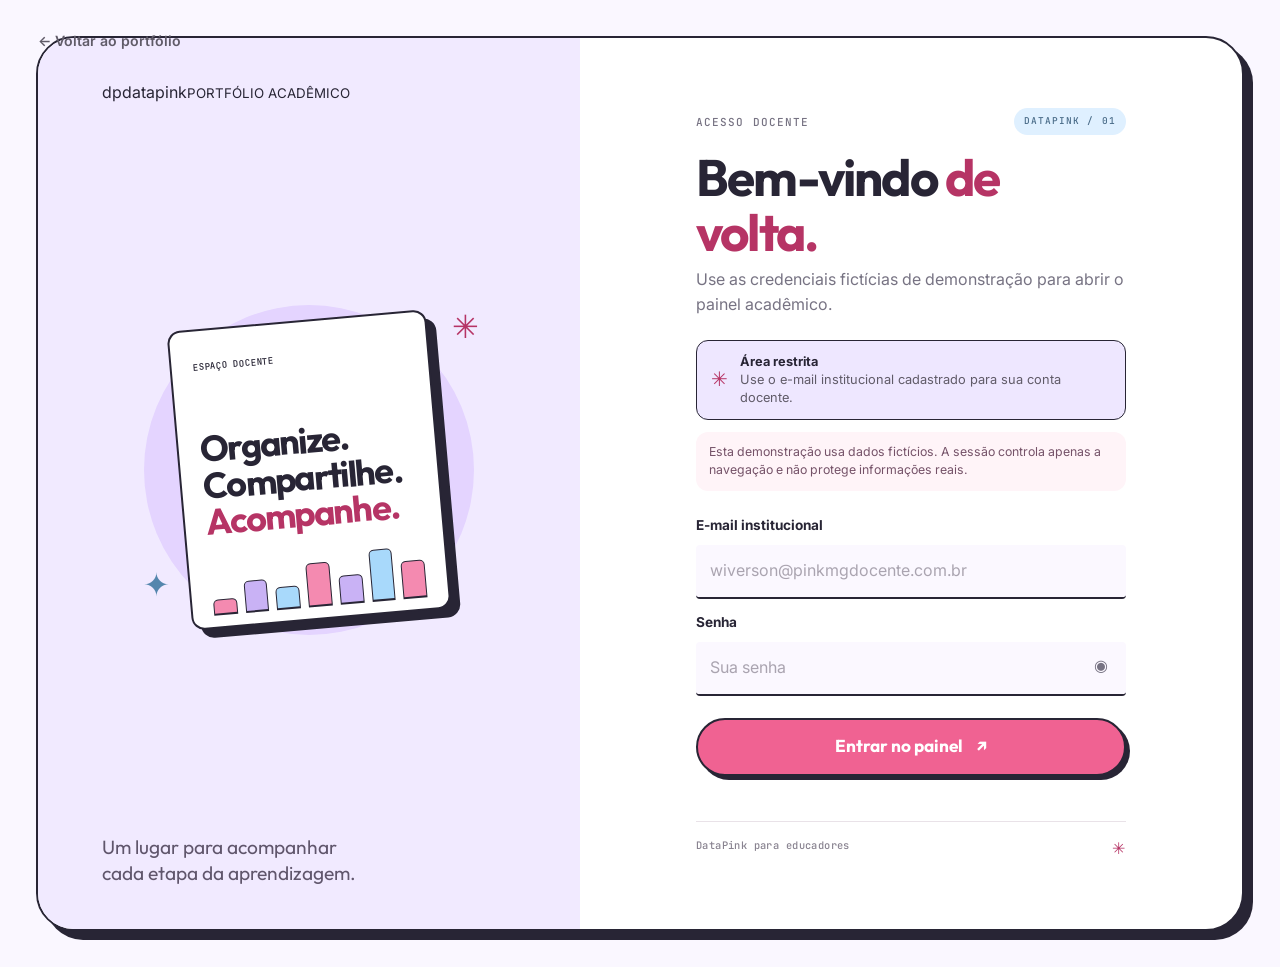
<file: admin.html>
<!doctype html>
<html lang="pt-BR">

<head>
  <meta charset="utf-8">
  <meta name="viewport" content="width=device-width, initial-scale=1">
  <meta name="theme-color" content="#fff8fc">
  <title>Painel docente — DataPink</title>
  <link rel="preconnect" href="https://fonts.googleapis.com">
  <link rel="preconnect" href="https://fonts.gstatic.com" crossorigin>
  <link
    href="https://fonts.googleapis.com/css2?family=Inter:wght@400;500;600;700&family=JetBrains+Mono:wght@400;500&family=Outfit:wght@500;600;700;800&display=swap"
    rel="stylesheet">
  <link rel="stylesheet" href="css/variables.css">
  <link rel="stylesheet" href="css/global.css">
  <link rel="stylesheet" href="css/components.css">
  <link rel="stylesheet" href="css/admin.css">
</head>

<body class="admin-page">
  <aside class="sidebar"><a class="brand" href="index.html"><span
        class="brand-mark">d<span>p</span></span><span>data<span class="brand-accent">pink</span><small>ESPAÇO
          DOCENTE</small></span></a>
    <div class="sidebar-label">MENU</div>
    <nav class="sidebar-nav" aria-label="Menu do painel"><a class="active" href="#overview"
        data-view="overview"><span>▦</span> Visão geral</a><a href="#students" data-view="students"><span>◎</span>
        Alunos</a><a href="#classes" data-view="classes"><span>▤</span> Turmas</a><a href="#grades"
        data-view="grades"><span>✎</span> Avaliações</a></nav>
    <div class="sidebar-bottom">
      <div class="sidebar-note"><span>✳</span>
        <p>Pequenos passos,<br><b>grandes descobertas.</b></p>
      </div><button id="logoutButton" class="logout-button"><span>↪</span> Sair da conta</button>
    </div>
  </aside>
  <main class="admin-main">
    <header class="admin-header">
      <div class="mobile-brand">DATAPINK <span>✳</span></div>
      <div class="breadcrumb">ESPAÇO DOCENTE <span>/</span> <b id="breadcrumbTitle">VISÃO GERAL</b></div>
      <div class="user-pill"><span class="user-avatar">W</span><span><b id="userEmail">Wiverson</b><small id="userRole">Professor</small></span></div>
    </header>
    <div id="toast" class="toast" role="status" aria-live="polite"></div>
    <div id="demoNotice" class="demo-notice" role="note" hidden><strong>Modo de demonstra&ccedil;&atilde;o.</strong> Os registros exibidos s&atilde;o fict&iacute;cios e somente para visualiza&ccedil;&atilde;o. Esta sess&atilde;o n&atilde;o autoriza acesso a dados acad&ecirc;micos reais.</div>
    <div class="admin-content">
      <section id="overviewView" class="admin-view">
        <div class="page-heading">
          <div><span class="eyebrow">SEU ESPAÇO DE TRABALHO</span>
            <h1>Bom dia, <span class="highlight">professor(a).</span></h1>
            <p>Acompanhe suas turmas e os registros acadêmicos.</p>
          </div>
          <span class="date-chip" id="todayDate"></span>
        </div>
        <div id="dashboardMessage" class="dashboard-message" role="status"></div>
        <div class="stat-cards">
          <article class="stat-card stat-card-pink"><span>ALUNOS</span><b id="studentCount">—</b><small>na sua base
              acadêmica</small><i>◎</i></article>
          <article class="stat-card stat-card-lilac"><span>TURMAS ATIVAS</span><b id="classCount">—</b><small>sob seu
              acompanhamento</small><i>▤</i></article>
          <article class="stat-card stat-card-blue"><span>MATRÍCULAS</span><b id="enrollmentCount">—</b><small>registros
              acadêmicos</small><i>✳</i></article>
          <article class="stat-card stat-card-pink"><span>AVALIAÇÕES</span><b id="gradeCount">—</b><small>notas
              lançadas</small><i>✎</i></article>
        </div>
        <div class="dashboard-grid">
          <section class="panel-card">
            <div class="panel-heading">
              <div><span class="eyebrow">ACOMPANHAMENTO</span>
                <h2>Suas turmas</h2>
              </div><button class="text-button" data-view-link="classes">Ver todas ↗</button>
            </div>
            <div class="table-scroll">
              <table>
                <thead>
                  <tr>
                    <th>CURSO</th>
                    <th>ANO / SEM.</th>
                    <th>TURNO</th>
                    <th>ALUNOS</th>
                  </tr>
                </thead>
                <tbody id="dashboardClasses">
                  <tr>
                    <td colspan="4" class="table-placeholder">Carregando turmas...</td>
                  </tr>
                </tbody>
              </table>
            </div>
          </section>
          <aside class="quick-card"><span class="quick-symbol">✦</span><span class="eyebrow">ATALHO</span>
            <h2>Um registro<br>de cada vez.</h2>
            <p>Atualize a lista de alunos e mantenha seus dados organizados.</p><button class="btn btn-dark"
              data-view-link="students">Ver alunos <span>↗</span></button>
          </aside>
        </div>
      </section>
      <section id="studentsView" class="admin-view" hidden>
        <div class="page-heading">
          <div><span class="eyebrow">BASE ACADÊMICA</span>
            <h1>Alunos<span class="highlight">.</span></h1>
            <p>Consulte e atualize os registros dos seus alunos.</p>
          </div>
        </div>
        <section class="panel-card full-panel">
          <div class="toolbar"><label class="search-box"><span>⌕</span><input id="studentSearch" type="search"
                placeholder="Buscar por nome ou e-mail" aria-label="Buscar alunos"></label><span id="studentTotal"
              class="result-count"></span></div>
          <div class="table-scroll">
            <table>
              <thead>
                <tr>
                  <th>ALUNO</th>
                  <th>E-MAIL</th>
                  <th>TELEFONE</th>
                  <th>MATRÍCULAS</th>
                </tr>
              </thead>
              <tbody id="studentsTable">
                <tr>
                  <td colspan="4" class="table-placeholder">Carregando registros de demonstra&ccedil;&atilde;o...</td>
                </tr>
              </tbody>
            </table>
          </div>
        </section>
      </section>
      <section id="classesView" class="admin-view" hidden>
        <div class="page-heading">
          <div><span class="eyebrow">ACOMPANHAMENTO ACADÊMICO</span>
            <h1>Turmas<span class="highlight">.</span></h1>
            <p>Veja cursos, períodos e matrículas sob seu acompanhamento.</p>
          </div>
        </div>
        <section class="panel-card full-panel">
          <div class="table-scroll">
            <table>
              <thead>
                <tr>
                  <th>CURSO</th>
                  <th>ANO / SEMESTRE</th>
                  <th>TURNO</th>
                  <th>PROFESSOR(A)</th>
                  <th>ALUNOS</th>
                </tr>
              </thead>
              <tbody id="classesTable">
                <tr>
                  <td colspan="5" class="table-placeholder">Carregando turmas fict&iacute;cias...</td>
                </tr>
              </tbody>
            </table>
          </div>
        </section>
      </section>
      <section id="gradesView" class="admin-view" hidden>
        <div class="page-heading">
          <div><span class="eyebrow">ACOMPANHAMENTO ACADÊMICO</span>
            <h1>Avaliações<span class="highlight">.</span></h1>
            <p>Registre e atualize notas das matrículas sob seu acompanhamento.</p>
          </div>
        </div>
        <section class="panel-card full-panel">
          <div class="table-scroll">
            <table>
              <thead>
                <tr>
                  <th>ALUNO</th>
                  <th>CURSO</th>
                  <th>AVALIAÇÃO</th>
                  <th>NOTA</th>
                </tr>
              </thead>
              <tbody id="gradesTable">
                <tr>
                  <td colspan="4" class="table-placeholder">Carregando avaliações...</td>
                </tr>
              </tbody>
            </table>
          </div>
        </section>
      </section>
    </div>
  </main>
  <script type="module" src="js/admin.js"></script>
</body>

</html>
</file>
<file: css/variables.css>
:root {
  color-scheme: light;
  --color-primary: #F06292;
  --color-primary-dark: #b63465;
  --color-primary-soft: #ffe0ec;
  --color-lilac: #D8C7FF;
  --color-blue: #BDE0FE;
  --color-bg: #fff8fc;
  --color-surface: #fff;
  --color-ink: #282535;
  --color-muted: #777383;
  --color-line: #e9e2e8;
  --font-headline: 'Outfit', sans-serif;
  --font-body: 'Inter', sans-serif;
  --font-mono: 'JetBrains Mono', monospace;
  --border-thick: 2px solid var(--color-ink);
  --border-thin: 1.5px solid var(--color-ink);
  --shadow-hard: 4px 4px 0 var(--color-ink);
  --shadow-card: 5px 5px 0 var(--color-ink);
  --radius-pill: 999px;
  --radius-card: 1.25rem;
  --radius-input: .75rem;
  --page-width: 1160px;
}
</file>
<file: css/global.css>
*,
*::before,
*::after {
    box-sizing: border-box
}

html {
    scroll-behavior: smooth
}

body {
    margin: 0;
    background: var(--color-bg);
    color: var(--color-ink);
    font-family: var(--font-body);
    font-size: 16px;
    line-height: 1.55;
    -webkit-font-smoothing: antialiased
}

button,
input {
    font: inherit
}

button {
    color: inherit
}

a {
    color: inherit;
    text-decoration: none
}

img {
    max-width: 100%
}

h1,
h2,
h3,
p {
    margin-top: 0
}

h1,
h2,
h3 {
    font-family: var(--font-headline);
    line-height: 1.08;
    letter-spacing: -.035em
}

h1 {
    font-size: clamp(2.8rem, 6vw, 5.4rem)
}

h2 {
    font-size: clamp(2rem, 4vw, 3.2rem)
}

.wrap {
    width: min(var(--page-width), calc(100% - 48px));
    margin-inline: auto
}

.mono {
    font-family: var(--font-mono)
}

.eyebrow {
    font-family: var(--font-mono);
    font-size: .69rem;
    font-weight: 500;
    letter-spacing: .1em;
    color: #777383
}

.highlight {
    color: var(--color-primary-dark)
}

[hidden] {
    display: none !important
}

::selection {
    background: var(--color-lilac);
    color: var(--color-ink)
}

:focus-visible {
    outline: 3px solid #9675de;
    outline-offset: 3px
}

@media(max-width:640px) {
    .wrap {
        width: min(100% - 36px, var(--page-width))
    }
}
</file>
<file: css/components.css>
.btn {
    min-height: 48px;
    display: inline-flex;
    align-items: center;
    justify-content: center;
    gap: .8rem;
    padding: .7rem 1.25rem;
    border: var(--border-thick);
    border-radius: var(--radius-pill);
    font-family: var(--font-headline);
    font-weight: 700;
    cursor: pointer;
    transition: transform .16s ease, box-shadow .16s ease, background .16s ease
}

.btn:hover {
    transform: translate(2px, 2px);
    box-shadow: 1px 1px 0 var(--color-ink)
}

.btn-primary {
    background: var(--color-primary);
    color: #fff;
    box-shadow: var(--shadow-hard)
}

.btn-primary:hover {
    background: #e84e84
}

.btn-outline {
    background: transparent;
    box-shadow: 3px 3px 0 var(--color-ink)
}

.btn-dark {
    background: var(--color-ink);
    color: #fff;
    box-shadow: var(--shadow-hard)
}

.btn-small {
    min-height: 40px;
    padding: .5rem 1rem;
    font-size: .9rem
}

.input-field {
    width: 100%;
    min-height: 48px;
    padding: .72rem .9rem;
    border: 1.5px solid #d8d1da;
    border-radius: var(--radius-input);
    background: #fff;
    color: var(--color-ink);
    transition: border .16s, box-shadow .16s
}

.input-field::placeholder {
    color: #aaa4b0
}

.input-field:focus {
    outline: 0;
    border-color: var(--color-ink);
    box-shadow: 3px 3px 0 var(--color-primary-soft)
}

.form-message {
    min-height: 1.4em;
    margin: .5rem 0 0;
    color: #a62d50;
    font-size: .88rem
}

.form-message:empty {
    display: none
}

.card {
    border: var(--border-thick);
    border-radius: var(--radius-card);
    background: var(--color-surface);
    box-shadow: var(--shadow-card)
}
</file>
<file: css/admin.css>
.admin-page {
    min-height: 100vh;
    background: #faf7fb
}

.sidebar {
    position: fixed;
    inset: 0 auto 0 0;
    width: 248px;
    background: #fff;
    border-right: 1px solid #ebe5eb;
    padding: 30px 22px 20px;
    display: flex;
    flex-direction: column;
    z-index: 3
}

.sidebar .brand {
    font-size: 1.23rem
}

.sidebar-label {
    margin: 60px 0 13px 10px;
    font: 500 .63rem var(--font-mono);
    letter-spacing: .11em;
    color: #9a94a0
}

.sidebar-nav {
    display: grid;
    gap: 6px
}

.sidebar-nav a {
    display: flex;
    gap: 12px;
    align-items: center;
    min-height: 46px;
    padding: 0 12px;
    border-radius: 10px;
    font-weight: 600;
    font-size: .9rem;
    color: #625c68
}

.sidebar-nav a>span {
    width: 19px;
    text-align: center;
    font-size: 1.1rem
}

.sidebar-nav a:hover {
    background: #fbf3f8
}

.sidebar-nav a.active {
    background: #ffe5ef;
    color: #a62f5d
}

.sidebar-bottom {
    margin-top: auto
}

.sidebar-note {
    background: #f2ebff;
    border-radius: 13px;
    padding: 15px;
    display: flex;
    gap: 10px;
    align-items: flex-start
}

.sidebar-note>span {
    color: var(--color-primary-dark);
    font-size: 1.15rem
}

.sidebar-note p {
    font-size: .77rem;
    line-height: 1.45;
    margin: 0;
    color: #6f6578
}

.sidebar-note b {
    color: var(--color-ink)
}

.logout-button {
    margin-top: 16px;
    padding: 11px 10px;
    width: 100%;
    border: 0;
    border-top: 1px solid var(--color-line);
    background: none;
    text-align: left;
    color: #706a76;
    font-weight: 600;
    cursor: pointer
}

.logout-button span {
    margin-right: 8px
}

.admin-main {
    margin-left: 248px;
    min-height: 100vh
}

.admin-header {
    height: 76px;
    background: #fff;
    border-bottom: 1px solid #ebe5eb;
    display: flex;
    align-items: center;
    justify-content: space-between;
    padding: 0 45px
}

.breadcrumb {
    font: 500 .65rem var(--font-mono);
    letter-spacing: .08em;
    color: #96909c
}

.breadcrumb span {
    margin: 0 9px;
    color: #c4bcc6
}

.breadcrumb b {
    color: #554e5a;
    font-weight: 500
}

.user-pill {
    display: flex;
    align-items: center;
    gap: 9px;
    font-size: .8rem;
    color: #645e69
}

.user-avatar {
    width: 31px;
    height: 31px;
    border-radius: 50%;
    background: var(--color-primary-soft);
    display: grid;
    place-items: center;
    font-weight: 700;
    color: #9d2d58
}

.mobile-brand {
    display: none
}

.admin-content {
    max-width: 1240px;
    margin: auto;
    padding: 44px 45px
}

.page-heading {
    display: flex;
    align-items: end;
    justify-content: space-between;
    gap: 20px;
    margin-bottom: 27px
}

.page-heading h1 {
    font-size: 2.8rem;
    margin: 9px 0 6px
}

.page-heading p {
    color: var(--color-muted);
    margin: 0;
    font-size: .93rem
}

.date-chip {
    padding: 8px 12px;
    border: 1px solid var(--color-line);
    border-radius: 999px;
    background: white;
    font: 500 .68rem var(--font-mono);
    color: #6c6572
}

.dashboard-message {
    color: #8b4560;
    font-size: .85rem;
    margin: -10px 0 18px
}

.dashboard-message:empty {
    display: none
}

.stat-cards {
    display: grid;
    grid-template-columns: repeat(3, 1fr);
    gap: 17px;
    margin-bottom: 22px
}

.stat-card {
    height: 145px;
    border: 1.5px solid var(--color-ink);
    border-radius: 15px;
    padding: 18px 20px;
    position: relative;
    overflow: hidden
}

.stat-card-pink {
    background: #ffe4ee
}

.stat-card-lilac {
    background: #eee7ff
}

.stat-card-blue {
    background: #e5f4ff
}

.stat-card>span {
    display: block;
    font: 500 .62rem var(--font-mono);
    letter-spacing: .09em;
    color: #625b67
}

.stat-card>b {
    display: block;
    font: 700 2rem var(--font-headline);
    margin: 7px 0 0
}

.stat-card>small {
    font-size: .74rem;
    color: #746d79
}

.stat-card>i {
    position: absolute;
    right: 17px;
    top: 15px;
    font-style: normal;
    font-size: 1.3rem;
    color: var(--color-primary-dark)
}

.dashboard-grid {
    display: grid;
    grid-template-columns: minmax(0, 1.75fr) minmax(220px, .8fr);
    gap: 19px
}

.panel-card {
    background: #fff;
    border: 1px solid #e9e2e9;
    border-radius: 15px;
    overflow: hidden
}

.panel-heading {
    display: flex;
    align-items: center;
    justify-content: space-between;
    padding: 20px 21px 13px
}

.panel-heading h2 {
    font-size: 1.35rem;
    margin: 5px 0 0
}

.text-button {
    border: 0;
    background: none;
    font-size: .78rem;
    font-weight: 700;
    color: #a63460;
    cursor: pointer
}

.table-scroll {
    overflow: auto
}

table {
    width: 100%;
    border-collapse: collapse;
    text-align: left
}

th {
    padding: 11px 15px;
    font: 500 .59rem var(--font-mono);
    letter-spacing: .08em;
    color: #908995;
    background: #fcfafc;
    border-block: 1px solid #f0ebf0;
    white-space: nowrap
}

td {
    padding: 14px 15px;
    border-bottom: 1px solid #f1edf1;
    font-size: .78rem;
    color: #655e6a
}

tbody tr:last-child td {
    border-bottom: 0
}

td strong {
    color: var(--color-ink)
}

.table-placeholder {
    text-align: center !important;
    padding: 30px !important;
    color: #9992a0
}

.quick-card {
    position: relative;
    overflow: hidden;
    background: var(--color-ink);
    border-radius: 15px;
    padding: 23px;
    color: #fff;
    min-height: 235px
}

.quick-symbol {
    position: absolute;
    right: 14px;
    top: 12px;
    color: #ff93b5;
    font-size: 1.5rem
}

.quick-card .eyebrow {
    color: #c7bbc9
}

.quick-card h2 {
    font-size: 1.8rem;
    margin: 11px 0
}

.quick-card p {
    font-size: .8rem;
    color: #c6c0ca;
    max-width: 220px
}

.quick-card .btn {
    min-height: 41px;
    padding: .5rem 1rem;
    border-color: #fff;
    box-shadow: 3px 3px 0 #f39ab8;
    font-size: .84rem
}

.full-panel {
    padding-bottom: 4px
}

.toolbar {
    display: flex;
    justify-content: space-between;
    align-items: center;
    padding: 17px 19px
}

.search-box {
    width: min(340px, 100%);
    display: flex;
    align-items: center;
    gap: 9px;
    border: 1px solid #ded7e0;
    border-radius: 9px;
    background: #fff;
    padding: 0 11px;
    color: #8f8793
}

.search-box>span {
    font-size: 1.3rem
}

.search-box input {
    border: 0;
    outline: 0;
    min-height: 39px;
    width: 100%;
    font-size: .82rem;
    color: var(--color-ink)
}

.result-count {
    font: 500 .65rem var(--font-mono);
    color: #8e8792
}

.row-actions {
    white-space: nowrap
}

.row-action {
    border: 0;
    background: none;
    color: #a33560;
    font-weight: 700;
    font-size: .75rem;
    padding: 5px;
    cursor: pointer
}

.row-action.delete {
    color: #a74e4e
}

.student-dialog {
    width: min(500px, calc(100% - 30px));
    border: 1.5px solid var(--color-ink);
    border-radius: 17px;
    padding: 0;
    box-shadow: 8px 8px 0 var(--color-ink);
    color: var(--color-ink)
}

.student-dialog::backdrop {
    background: rgba(40, 37, 53, .45);
    backdrop-filter: blur(2px)
}

.student-dialog form {
    padding: 25px;
    display: grid;
    gap: 9px
}

.dialog-heading {
    display: flex;
    align-items: start;
    justify-content: space-between;
    margin-bottom: 8px
}

.dialog-heading h2 {
    font-size: 1.7rem;
    margin: 7px 0 0
}

.dialog-close {
    border: 0;
    background: none;
    font-size: 1.6rem;
    line-height: 1;
    cursor: pointer;
    color: #79727f
}

.dialog-actions {
    display: flex;
    justify-content: flex-end;
    gap: 10px;
    margin-top: 8px
}

.dialog-actions .btn {
    min-height: 42px;
    font-size: .85rem
}

.admin-view {
    animation: appear .18s ease
}

@keyframes appear {
    from {
        opacity: .5;
        transform: translateY(4px)
    }

    to {
        opacity: 1;
        transform: translateY(0)
    }
}

@media(max-width:1050px) {
    .sidebar {
        width: 215px
    }

    .admin-main {
        margin-left: 215px
    }

    .admin-content {
        padding: 35px 26px
    }

    .admin-header {
        padding: 0 26px
    }

    .dashboard-grid {
        grid-template-columns: 1fr
    }

    .quick-card {
        min-height: 0
    }

    .quick-card p {
        max-width: 480px
    }
}

@media(max-width:720px) {
    .sidebar {
        position: static;
        width: auto;
        height: auto;
        display: block;
        padding: 12px 17px;
        background: #fff;
        border-right: 0;
        border-bottom: 1px solid #ebe5eb
    }

    .sidebar .brand {
        display: none
    }

    .sidebar-label {
        display: none
    }

    .sidebar-bottom {
        display: block;
        margin-top: 5px;
        padding: 0
    }

    .sidebar-note {
        display: none
    }

    .logout-button {
        padding: 6px 10px;
        font-size: .78rem
    }

    .sidebar-nav {
        display: flex;
        gap: 4px;
        overflow: auto
    }

    .sidebar-nav a {
        min-height: 39px;
        padding: 0 10px;
        font-size: .78rem;
        white-space: nowrap
    }

    .sidebar-nav a>span {
        display: none
    }

    .admin-main {
        margin: 0
    }

    .admin-header {
        height: 57px;
        padding: 0 18px
    }

    .mobile-brand {
        display: block;
        font: 700 .9rem var(--font-headline);
        letter-spacing: .05em
    }

    .mobile-brand span {
        color: var(--color-primary-dark)
    }

    .breadcrumb {
        display: none
    }

    .user-pill {
        font-size: .68rem
    }

    .user-avatar {
        width: 27px;
        height: 27px
    }

    .admin-content {
        padding: 27px 17px
    }

    .page-heading {
        align-items: flex-start;
        flex-direction: column
    }

    .page-heading h1 {
        font-size: 2.35rem
    }

    .date-chip {
        align-self: flex-start
    }

    .stat-cards {
        grid-template-columns: 1fr;
        gap: 10px
    }

    .stat-card {
        height: 110px
    }

    .dashboard-grid {
        gap: 13px
    }

    .panel-heading {
        padding: 17px
    }

    .toolbar {
        padding: 13px
    }

    .full-panel th,
    .full-panel td {
        padding: 12px 13px
    }
}

.toast {
    position: fixed;
    z-index: 5;
    right: 24px;
    bottom: 24px;
    max-width: min(420px, calc(100vw - 36px));
    padding: 13px 18px;
    border: 1.5px solid var(--color-ink);
    border-radius: 12px;
    background: #fff;
    box-shadow: 4px 4px 0 var(--color-ink);
    font-size: .88rem;
    font-weight: 600;
    opacity: 0;
    transform: translateY(8px);
    pointer-events: none;
    transition: opacity .2s, transform .2s
}

.toast.visible {
    opacity: 1;
    transform: translateY(0)
}

.toast.error {
    background: #fff0f2;
    color: #942c4c
}

/* Console layout: open, lilac and card-based, matching the DataBloom references. */
.admin-page {
    background: #f8f5ff;
}

.sidebar {
    background: #f3edff;
    border-right-color: #ece3fb;
}

.sidebar-nav a.active {
    background: var(--color-primary);
    color: #fff;
    border-radius: 999px;
}

.sidebar-nav a:hover:not(.active) {
    background: #e9ddff;
}

.admin-header {
    background: rgba(255, 255, 255, .88);
}

.admin-content {
    max-width: 1440px;
}

.stat-cards {
    grid-template-columns: repeat(4, minmax(0, 1fr));
}

.stat-card {
    height: 148px;
    border: 1px solid #eee8f4;
    border-radius: 27px;
    background: #fff;
}

.stat-card-pink {
    background: #fff;
}

.stat-card-lilac {
    background: #fff;
}

.stat-card-blue {
    background: #fff;
}

.dashboard-grid {
    grid-template-columns: minmax(0, 1.7fr) minmax(250px, .8fr);
}

.panel-card,
.quick-card {
    border-radius: 25px;
}

.panel-card {
    border-color: #eee8f4;
}

.quick-card {
    background: linear-gradient(145deg, #302a43, #43365e);
}

.student-dialog {
    border-radius: 24px;
    box-shadow: 8px 8px 0 #292536;
}

.student-dialog form {
    gap: 10px;
}

.student-dialog .input-field {
    background: #f7f2ff;
    border-color: transparent;
    border-radius: 999px;
}

.student-dialog .input-field:focus {
    background: #fff;
}

@media(max-width:1050px) {
    .stat-cards {
        grid-template-columns: repeat(2, minmax(0, 1fr));
    }
}

@media(max-width:720px) {
    .stat-cards {
        grid-template-columns: repeat(2, minmax(0, 1fr));
    }

    .stat-card {
        height: 124px;
        padding: 15px;
        border-radius: 20px;
    }

    .stat-card>b {
        font-size: 1.65rem;
    }
}

.heading-actions {
    display: flex;
    align-items: center;
    justify-content: flex-end;
    gap: 9px;
    flex-wrap: wrap
}

.heading-actions .btn {
    font-size: .76rem
}

.heading-actions .date-chip {
    white-space: nowrap
}

@media(max-width:720px) {
    .heading-actions {
        justify-content: flex-start
    }

    .heading-actions .date-chip {
        width: 100%
    }
}

.demo-notice {
    max-width: 1350px;
    margin: 18px auto 0;
    padding: 13px 17px;
    border: 1px solid #cdb9eb;
    border-radius: 14px;
    background: #f0e9ff;
    color: #58466e;
    font-size: .8rem;
    line-height: 1.55
}

.demo-notice strong {
    color: #9c2f5b
}

.user-pill>span:last-child {
    display: grid;
    gap: 2px
}

.user-pill small {
    font-size: .66rem;
    color: #8a8290
}

@media(max-width:720px) {
    .demo-notice {
        margin: 12px 16px 0;
        font-size: .74rem
    }
}
</file>
<file: css/login.css>
.login-page {
    min-height: 100vh;
    background: #fff
}

.login-back {
    position: absolute;
    z-index: 2;
    top: 30px;
    left: 38px;
    font-size: .88rem;
    font-weight: 600;
    color: #605b68
}

.login-back:hover {
    color: var(--color-primary-dark)
}

.login-layout {
    min-height: 100vh;
    display: grid;
    grid-template-columns: minmax(370px, .9fr) 1.1fr
}

.login-aside {
    position: relative;
    overflow: hidden;
    background: #f8eafa;
    padding: 45px max(48px, calc((100vw - 1160px)/2));
    display: flex;
    flex-direction: column;
    justify-content: space-between;
    min-height: 700px
}

.login-aside .brand {
    align-self: flex-start
}

.login-art {
    height: 400px;
    position: relative;
    display: grid;
    place-items: center
}

.login-circle {
    position: absolute;
    width: 330px;
    height: 330px;
    border-radius: 50%;
    background: #e4d4ff;
    left: 50%;
    top: 50%;
    transform: translate(-50%, -50%)
}

.login-card-illustration {
    width: 260px;
    height: 300px;
    background: #fff;
    border: 2px solid var(--color-ink);
    border-radius: 13px;
    padding: 21px;
    position: relative;
    z-index: 1;
    transform: rotate(-5deg);
    box-shadow: 9px 9px 0 var(--color-ink)
}

.login-card-illustration>span {
    font: 500 .57rem var(--font-mono);
    letter-spacing: .09em
}

.login-card-illustration>b {
    display: block;
    font: 700 2.25rem/1.02 var(--font-headline);
    letter-spacing: -.045em;
    margin-top: 54px
}

.login-card-illustration em {
    font-style: normal;
    color: var(--color-primary-dark)
}

.mini-chart {
    height: 52px;
    display: flex;
    align-items: end;
    gap: 8px;
    margin-top: 23px
}

.mini-chart i {
    flex: 1;
    background: #f48ab0;
    border: 1px solid var(--color-ink);
    border-bottom-width: 2px;
    border-radius: 5px 5px 0 0
}

.mini-chart i:nth-child(1) {
    height: 30%
}

.mini-chart i:nth-child(2) {
    height: 62%;
    background: #c9b2f5
}

.mini-chart i:nth-child(3) {
    height: 44%;
    background: #a8d9fb
}

.mini-chart i:nth-child(4) {
    height: 85%
}

.mini-chart i:nth-child(5) {
    height: 55%;
    background: #c9b2f5
}

.mini-chart i:nth-child(6) {
    height: 100%;
    background: #a8d9fb
}

.mini-chart i:nth-child(7) {
    height: 73%
}

.login-spark,
.login-sticker {
    position: absolute;
    z-index: 2;
    font-size: 2rem;
    color: var(--color-primary-dark)
}

.login-spark {
    right: 9%;
    top: 8%
}

.login-sticker {
    left: 10%;
    bottom: 15%;
    color: #5486ad
}

.aside-caption {
    font-family: var(--font-headline);
    font-size: 1.2rem;
    line-height: 1.35;
    margin: 0;
    color: #60566c
}

.login-main {
    display: grid;
    place-items: center;
    padding: 90px 50px
}

.login-card {
    width: min(100%, 430px)
}

.login-version {
    float: right;
    font-size: .59rem
}

.login-card h1 {
    font-size: 3.3rem;
    margin: 17px 0 7px
}

.login-intro {
    color: var(--color-muted);
    margin-bottom: 23px
}

.access-notice {
    display: flex;
    align-items: center;
    gap: 12px;
    background: #f0eaff;
    border: 1.5px solid var(--color-ink);
    border-radius: 12px;
    padding: 12px 14px;
    margin-bottom: 26px
}

.access-notice>span {
    font-size: 1.25rem;
    color: var(--color-primary-dark)
}

.access-notice p {
    font-size: .8rem;
    line-height: 1.4;
    margin: 0;
    color: #605b68
}

.access-notice strong {
    color: var(--color-ink)
}

.login-form {
    display: grid;
    gap: 9px
}

.login-form label,
.student-dialog label {
    font-weight: 700;
    font-size: .85rem;
    margin-top: 4px
}

.password-wrap {
    position: relative
}

.password-wrap .input-field {
    padding-right: 48px
}

.password-toggle {
    position: absolute;
    right: 6px;
    top: 5px;
    width: 38px;
    height: 38px;
    border: 0;
    background: transparent;
    cursor: pointer;
    color: #777383
}

.login-submit {
    width: 100%;
    margin-top: 13px
}

.login-foot {
    border-top: 1px solid var(--color-line);
    margin-top: 45px;
    padding-top: 16px;
    display: flex;
    justify-content: space-between;
    color: #898390;
    font: 500 .65rem var(--font-mono);
    letter-spacing: .04em
}

.login-foot span:last-child {
    color: var(--color-primary-dark);
    font-size: 1rem
}

@media(max-width:800px) {
    .login-layout {
        grid-template-columns: 1fr
    }

    .login-aside {
        min-height: 0;
        padding: 24px 28px 0;
        background: #f8eafa
    }

    .login-aside .brand {
        margin-left: 42px
    }

    .login-art {
        display: none
    }

    .aside-caption {
        display: none
    }

    .login-main {
        padding: 65px 28px 40px
    }

    .login-back {
        top: 27px;
        left: 25px;
        font-size: .77rem
    }

    .login-card {
        max-width: 430px
    }
}

.login-page {
    min-height: 100vh;
    display: grid;
    place-items: center;
    background: #faf7ff;
    padding: 36px
}

.login-layout {
    width: min(1440px, 100%);
    min-height: min(850px, calc(100vh - 72px));
    grid-template-columns: .9fr 1.1fr;
    border: 2px solid var(--color-ink);
    border-radius: 38px;
    overflow: hidden;
    box-shadow: 9px 9px 0 var(--color-ink);
    background: #fff
}

.login-aside {
    min-height: 700px;
    background: #f1eaff;
    padding: 42px max(42px, 5vw)
}

.login-main {
    padding: 70px clamp(35px, 7vw, 110px)
}

.login-card {
    max-width: 560px
}

.login-card h1 {
    font-size: clamp(2.5rem, 4vw, 3.4rem)
}

.login-version {
    padding: 6px 10px;
    border-radius: 999px;
    background: #dff0ff;
    color: #496b88
}

.access-notice {
    background: #eee7ff
}

.login-form .input-field {
    background: #fbf8ff;
    border: 0;
    border-bottom: 2px solid var(--color-ink);
    border-radius: 4px;
    min-height: 54px
}

.login-form .input-field:focus {
    box-shadow: 0 3px 0 var(--color-primary)
}

.login-submit {
    min-height: 58px;
    font-size: 1.08rem
}

@media(max-width:800px) {
    .login-page {
        display: block;
        padding: 0;
        background: #fff
    }

    .login-layout {
        width: 100%;
        min-height: 100vh;
        margin: 0;
        border: 0;
        border-radius: 0;
        box-shadow: none
    }

    .login-aside {
        min-height: 0
    }

    .login-main {
        padding: 65px 28px 40px
    }
}

.demo-login-note {
    margin: -14px 0 20px;
    padding: 11px 13px;
    border-radius: 12px;
    background: #fff4f8;
    color: #755268;
    font-size: .77rem;
    line-height: 1.5
}
</file>
